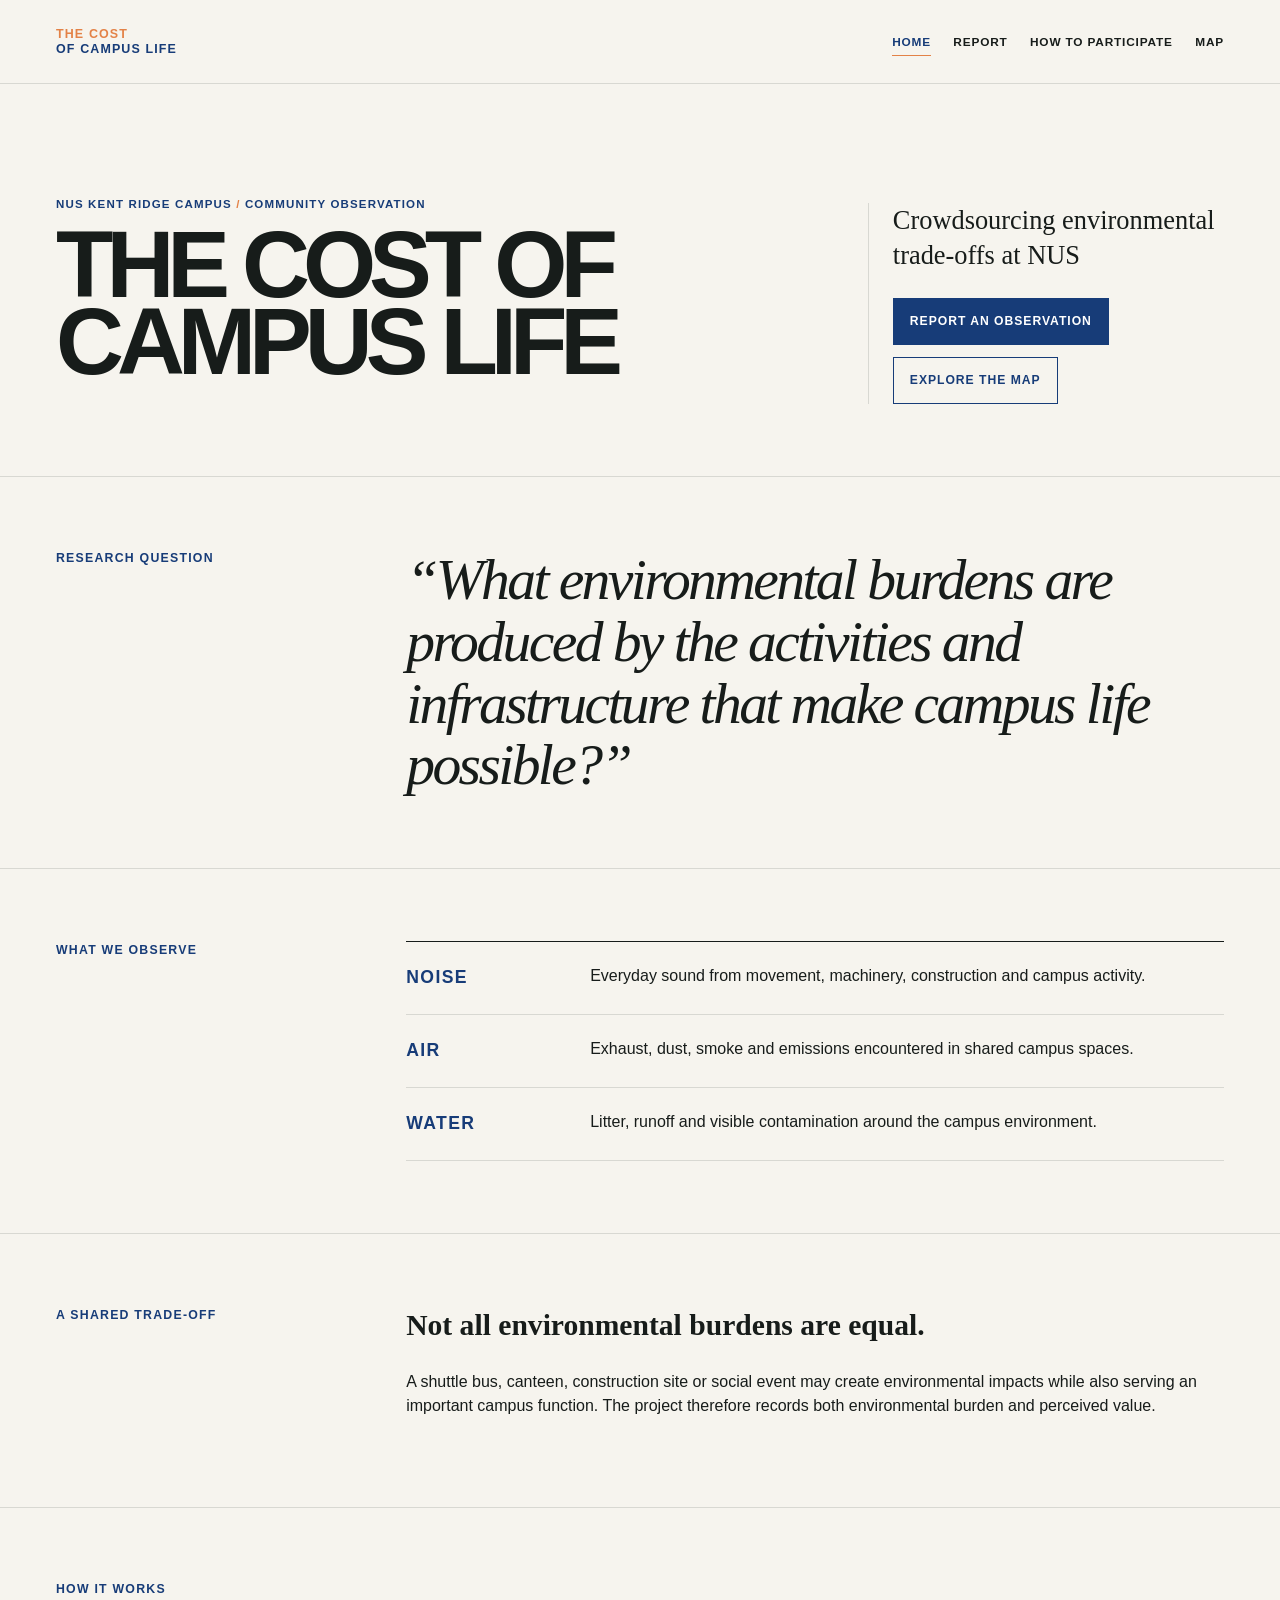
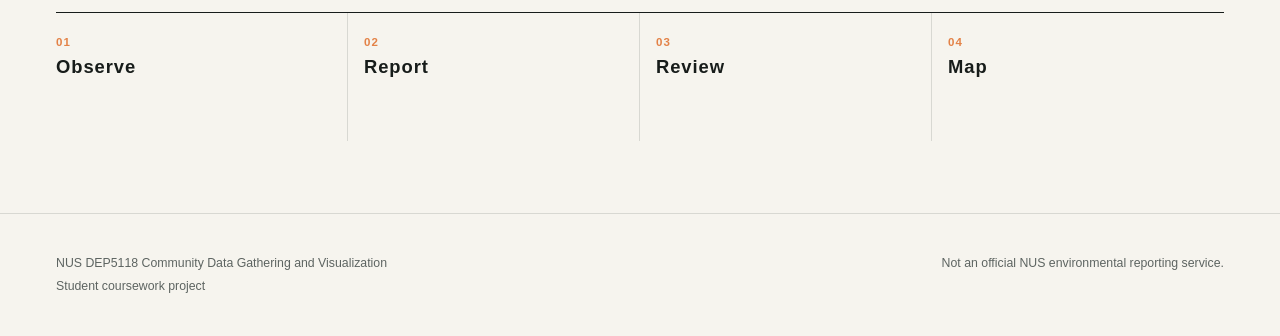
<file: index.html>
<!doctype html>
<html lang="en">
<head>
  <meta charset="utf-8"><meta name="viewport" content="width=device-width, initial-scale=1">
  <meta name="description" content="Crowdsourcing environmental trade-offs at NUS.">
  <title>The Cost of Campus Life</title>
  <link rel="stylesheet" href="assets/css/style.css">
</head>
<body>
<a class="skip-link" href="#main">Skip to content</a>
<header class="site-header"><div class="header-inner"><a class="brand" href="index.html"><span class="brand-cost">The Cost</span><span class="brand-life">of Campus Life</span></a><button class="menu-toggle" aria-expanded="false" aria-controls="site-nav">Menu</button><nav class="site-nav" id="site-nav" aria-label="Primary navigation"><ul><li><a href="index.html" aria-current="page">Home</a></li><li><a href="report.html">Report</a></li><li><a href="participate.html">How to participate</a></li><li><a href="map.html">Map</a></li></ul></nav></div></header>
<main id="main">
  <section class="hero"><div class="container hero-grid"><div><p class="eyebrow">NUS Kent Ridge Campus <span class="slash">/</span> Community observation</p><h1 class="hero-title"><span>The Cost of</span><span>Campus Life</span></h1></div><div class="hero-copy"><p>Crowdsourcing environmental trade-offs at NUS</p><div class="actions"><a class="button" href="report.html">Report an observation</a><a class="button button--secondary" href="map.html">Explore the map</a></div></div></div></section>
  <section class="section"><div class="container section-grid"><div class="section-title">Research question</div><p class="question">“What environmental burdens are produced by the activities and infrastructure that make campus life possible?”</p></div></section>
  <section class="section"><div class="container section-grid"><div class="section-title">What we observe</div><div class="category-list"><article class="category"><h3>Noise</h3><p>Everyday sound from movement, machinery, construction and campus activity.</p></article><article class="category"><h3>Air</h3><p>Exhaust, dust, smoke and emissions encountered in shared campus spaces.</p></article><article class="category"><h3>Water</h3><p>Litter, runoff and visible contamination around the campus environment.</p></article></div></div></section>
  <section class="section"><div class="container section-grid"><div class="section-title">A shared trade-off</div><div><h2 class="body-large">Not all environmental burdens are equal.</h2><p>A shuttle bus, canteen, construction site or social event may create environmental impacts while also serving an important campus function. The project therefore records both environmental burden and perceived value.</p></div></div></section>
  <section class="section"><div class="container"><p class="section-title">How it works</p><div class="process"><div class="process-step"><span class="meta">01</span><strong>Observe</strong></div><div class="process-step"><span class="meta">02</span><strong>Report</strong></div><div class="process-step"><span class="meta">03</span><strong>Review</strong></div><div class="process-step"><span class="meta">04</span><strong>Map</strong></div></div></div></section>
</main>
<footer class="site-footer"><div class="container footer-grid"><div><p>NUS DEP5118 Community Data Gathering and Visualization</p><p>Student coursework project</p></div><p>Not an official NUS environmental reporting service.</p></div></footer><script src="assets/js/main.js"></script>
</body></html>
</file>
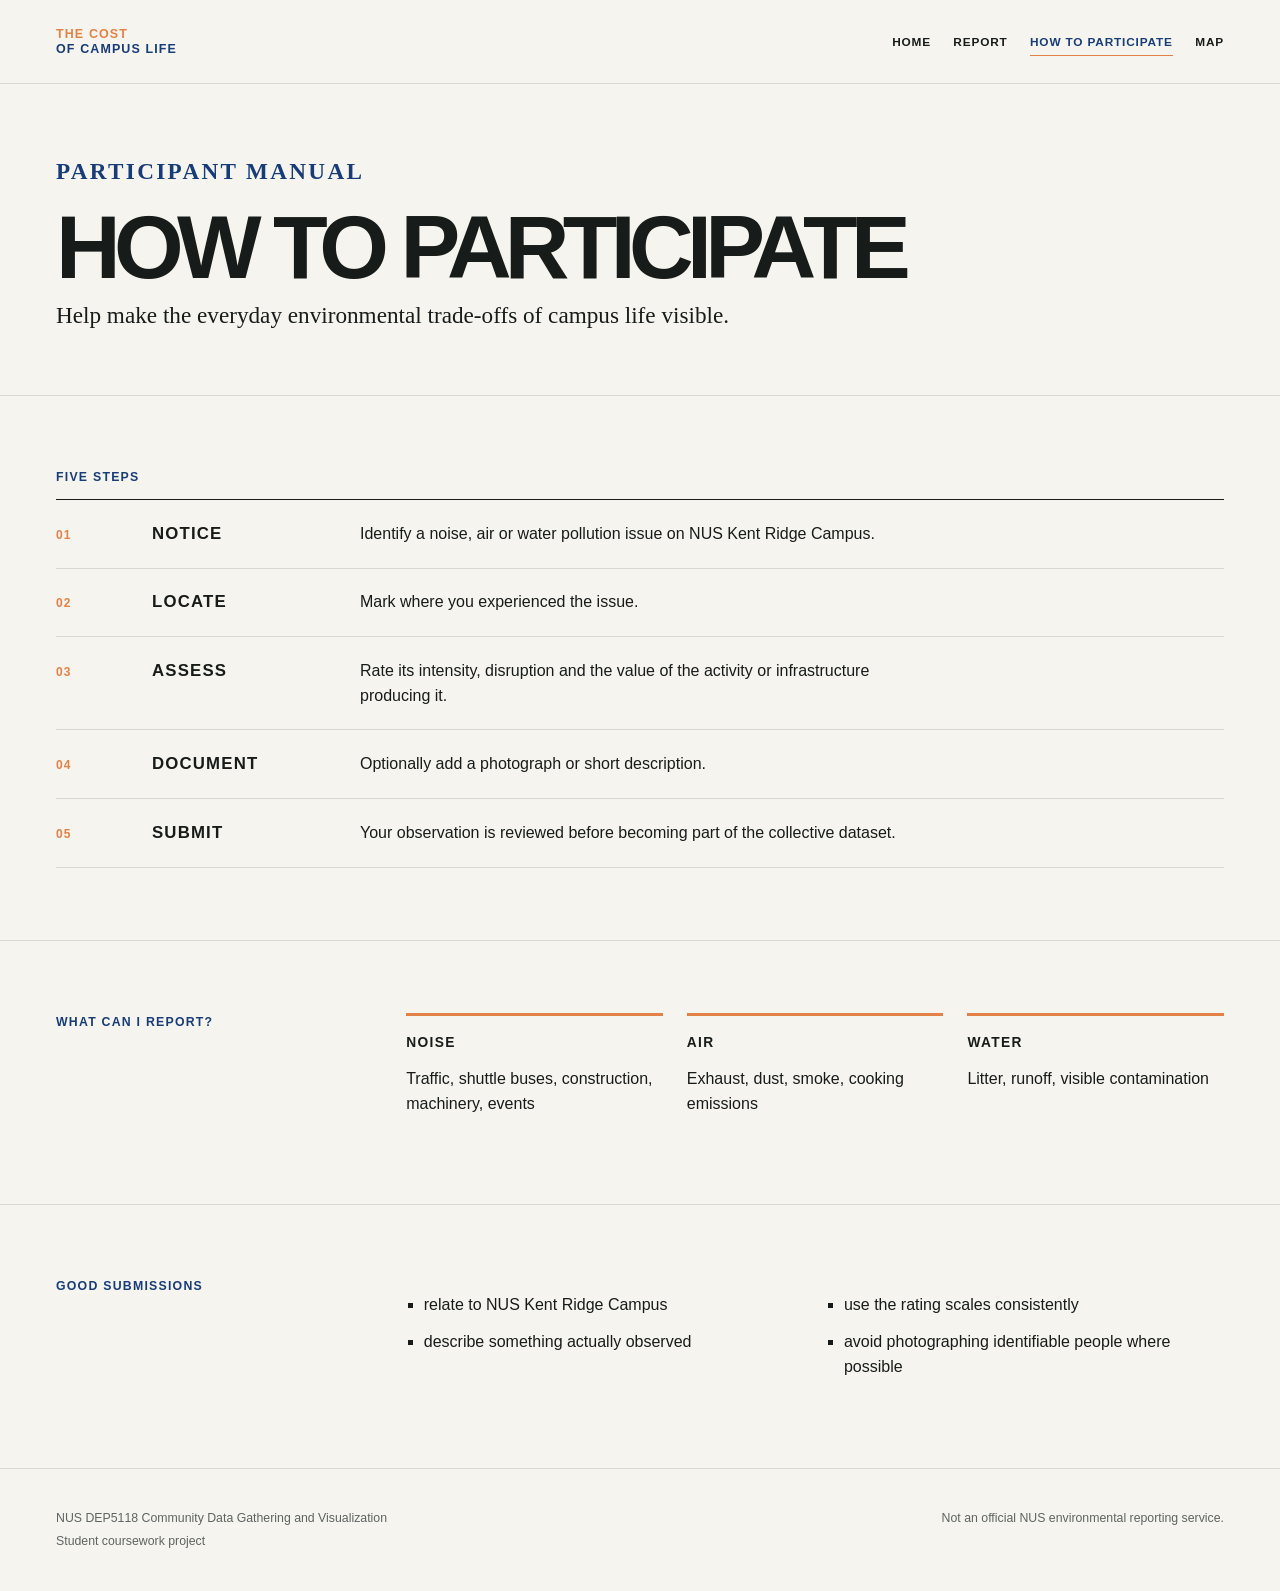
<file: participate.html>
<!doctype html><html lang="en"><head><meta charset="utf-8"><meta name="viewport" content="width=device-width, initial-scale=1"><meta name="description" content="How to participate in The Cost of Campus Life project."><title>How to participate | The Cost of Campus Life</title><link rel="stylesheet" href="assets/css/style.css"></head><body>
<a class="skip-link" href="#main">Skip to content</a><header class="site-header"><div class="header-inner"><a class="brand" href="index.html"><span class="brand-cost">The Cost</span><span class="brand-life">of Campus Life</span></a><button class="menu-toggle" aria-expanded="false" aria-controls="site-nav">Menu</button><nav class="site-nav" id="site-nav" aria-label="Primary navigation"><ul><li><a href="index.html">Home</a></li><li><a href="report.html">Report</a></li><li><a href="participate.html" aria-current="page">How to participate</a></li><li><a href="map.html">Map</a></li></ul></nav></div></header>
<main id="main"><section class="page-intro"><div class="container"><p class="eyebrow">Participant manual</p><h1>How to participate</h1><p>Help make the everyday environmental trade-offs of campus life visible.</p></div></section><section class="section"><div class="container"><p class="section-title">Five steps</p><div class="manual"><article class="manual-step"><span class="step-number">01</span><h2>Notice</h2><p>Identify a noise, air or water pollution issue on NUS Kent Ridge Campus.</p></article><article class="manual-step"><span class="step-number">02</span><h2>Locate</h2><p>Mark where you experienced the issue.</p></article><article class="manual-step"><span class="step-number">03</span><h2>Assess</h2><p>Rate its intensity, disruption and the value of the activity or infrastructure producing it.</p></article><article class="manual-step"><span class="step-number">04</span><h2>Document</h2><p>Optionally add a photograph or short description.</p></article><article class="manual-step"><span class="step-number">05</span><h2>Submit</h2><p>Your observation is reviewed before becoming part of the collective dataset.</p></article></div></div></section><section class="section"><div class="container section-grid"><div class="section-title">What can I report?</div><div class="report-examples"><article class="example"><h3>Noise</h3><p>Traffic, shuttle buses, construction, machinery, events</p></article><article class="example"><h3>Air</h3><p>Exhaust, dust, smoke, cooking emissions</p></article><article class="example"><h3>Water</h3><p>Litter, runoff, visible contamination</p></article></div></div></section><section class="section"><div class="container section-grid"><div class="section-title">Good submissions</div><ul class="good-list"><li>relate to NUS Kent Ridge Campus</li><li>describe something actually observed</li><li>use the rating scales consistently</li><li>avoid photographing identifiable people where possible</li></ul></div></section></main>
<footer class="site-footer"><div class="container footer-grid"><div><p>NUS DEP5118 Community Data Gathering and Visualization</p><p>Student coursework project</p></div><p>Not an official NUS environmental reporting service.</p></div></footer><script src="assets/js/main.js"></script></body></html>
</file>
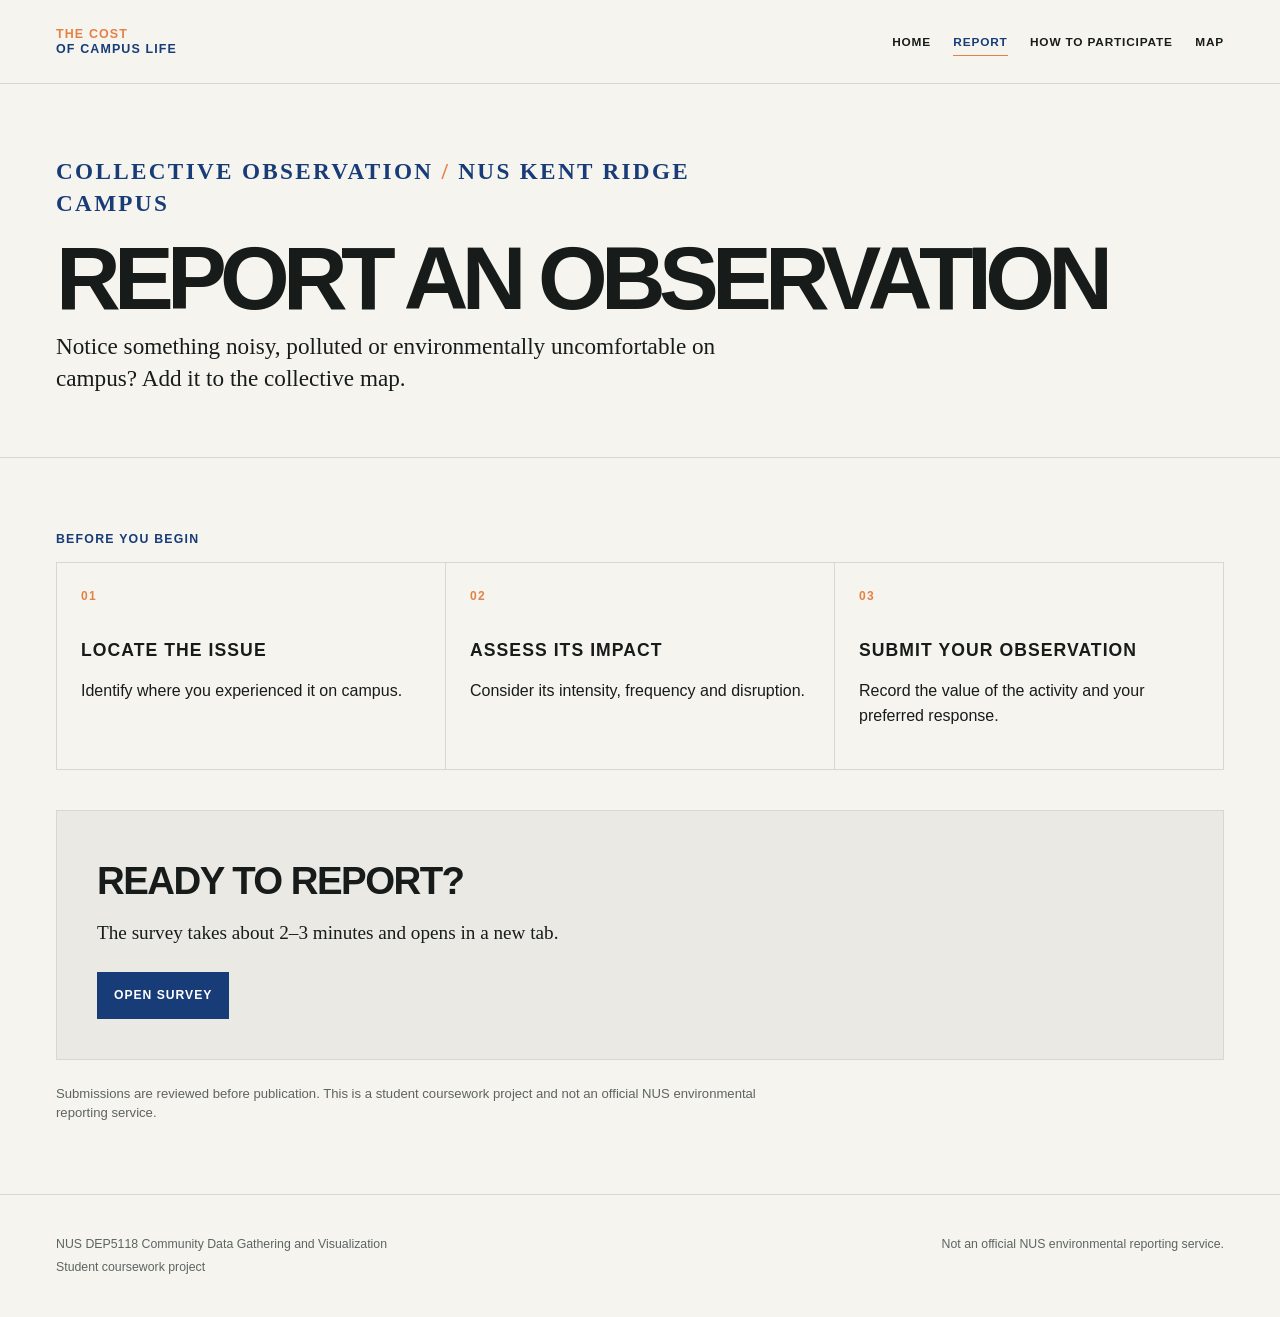
<file: report.html>
<!doctype html><html lang="en"><head><meta charset="utf-8"><meta name="viewport" content="width=device-width, initial-scale=1"><meta name="description" content="Report an environmental observation at NUS Kent Ridge Campus."><title>Report an observation | The Cost of Campus Life</title><link rel="stylesheet" href="assets/css/style.css"></head><body>
<a class="skip-link" href="#main">Skip to content</a><header class="site-header"><div class="header-inner"><a class="brand" href="index.html"><span class="brand-cost">The Cost</span><span class="brand-life">of Campus Life</span></a><button class="menu-toggle" aria-expanded="false" aria-controls="site-nav">Menu</button><nav class="site-nav" id="site-nav" aria-label="Primary navigation"><ul><li><a href="index.html">Home</a></li><li><a href="report.html" aria-current="page">Report</a></li><li><a href="participate.html">How to participate</a></li><li><a href="map.html">Map</a></li></ul></nav></div></header>
<main id="main"><section class="page-intro"><div class="container"><p class="eyebrow">Collective observation <span class="slash">/</span> NUS Kent Ridge Campus</p><h1>Report an observation</h1><p>Notice something noisy, polluted or environmentally uncomfortable on campus? Add it to the collective map.</p></div></section><section class="section"><div class="container"><p class="section-title">Before you begin</p><div class="numbered-steps"><article class="numbered-step"><h2>Locate the issue</h2><p>Identify where you experienced it on campus.</p></article><article class="numbered-step"><h2>Assess its impact</h2><p>Consider its intensity, frequency and disruption.</p></article><article class="numbered-step"><h2>Submit your observation</h2><p>Record the value of the activity and your preferred response.</p></article></div><section class="survey-cta" aria-labelledby="survey-cta-title"><h2 id="survey-cta-title">Ready to report?</h2><p>The survey takes about 2–3 minutes and opens in a new tab.</p><a class="button" data-survey-link aria-disabled="true">Open survey</a></section><p class="survey-note">Submissions are reviewed before publication. This is a student coursework project and not an official NUS environmental reporting service.</p></div></section></main>
<footer class="site-footer"><div class="container footer-grid"><div><p>NUS DEP5118 Community Data Gathering and Visualization</p><p>Student coursework project</p></div><p>Not an official NUS environmental reporting service.</p></div></footer><script src="assets/js/config.js"></script><script src="assets/js/main.js"></script></body></html>
</file>
<file: assets/css/style.css>
:root {
  --nus-blue: #173C78;
  --nus-orange: #E38247;
  --bg: #F6F4EE;
  --text: #171C1A;
  --muted: #5D6461;
  --line: #D8D8D2;
  --accent-primary: var(--nus-blue);
  --accent-secondary: var(--nus-orange);
  --paper: var(--bg);
  --ink: var(--text);
  --soft: #EAE9E4;
  --sans: Arial, Helvetica, sans-serif;
  --serif: Georgia, 'Times New Roman', serif;
  --space-1: .5rem;
  --space-2: 1rem;
  --space-3: 1.5rem;
  --space-4: 2.5rem;
  --space-5: 4.5rem;
  --space-6: 7rem;
  --max: 76rem;
}

* { box-sizing: border-box; }
html { scroll-behavior: smooth; }
body { margin: 0; background: var(--paper); color: var(--ink); font-family: var(--sans); font-size: 16px; line-height: 1.55; }
a { color: inherit; text-decoration-thickness: 1px; text-underline-offset: .18em; }
a { color: var(--accent-primary); }
a:hover { color: var(--accent-secondary); }
a:focus-visible, button:focus-visible { outline: 3px solid var(--accent-secondary); outline-offset: 4px; }
.skip-link { position: fixed; top: -5rem; left: 1rem; z-index: 99; background: var(--ink); color: white; padding: .6rem 1rem; }
.skip-link:focus { top: 1rem; }
.site-header { border-bottom: 1px solid var(--line); }
.header-inner, .container { max-width: var(--max); margin: 0 auto; padding-left: var(--space-3); padding-right: var(--space-3); }
.header-inner { min-height: 5.2rem; display: flex; align-items: center; justify-content: space-between; gap: 1rem; }
.brand { font-size: .78rem; font-weight: 700; letter-spacing: .09em; line-height: 1.15; text-decoration: none; text-transform: uppercase; }
.brand span { display: block; }
.brand-cost { color: var(--accent-secondary); }
.brand-life { color: var(--accent-primary); }
.site-nav ul { display: flex; gap: 1.4rem; list-style: none; margin: 0; padding: 0; }
.site-nav a { color: var(--text); font-size: .74rem; font-weight: 700; letter-spacing: .07em; text-decoration: none; text-transform: uppercase; }
.site-nav a:hover { color: var(--accent-secondary); }
.site-nav a[aria-current='page'] { border-bottom: 1px solid var(--accent-secondary); color: var(--accent-primary); padding-bottom: .35rem; }
.menu-toggle { display: none; border: 1px solid var(--ink); background: transparent; color: var(--ink); font: inherit; font-size: .75rem; font-weight: 700; letter-spacing: .06em; padding: .55rem .75rem; text-transform: uppercase; }
main { min-height: 72vh; }
.eyebrow, .section-title { color: var(--accent-primary); }
.eyebrow, .meta { font-size: .72rem; font-weight: 700; letter-spacing: .1em; text-transform: uppercase; }
.meta { color: var(--accent-secondary); }
.slash { color: var(--accent-secondary); }
.hero { border-bottom: 1px solid var(--line); padding: var(--space-6) 0 var(--space-5); }
.hero-grid { display: grid; grid-template-columns: 1.35fr .65fr; gap: var(--space-5); align-items: end; }
h1, h2, h3, p { margin-top: 0; }
h1 { font-size: clamp(3.2rem, 9vw, 8rem); letter-spacing: -.075em; line-height: .82; margin: .75rem 0 1.5rem; text-transform: uppercase; }
h1 span { display: block; }
.hero-title { font-size: clamp(4.9rem, 7.35vw, 7rem); }
.hero-title span { white-space: nowrap; }
.hero-copy { border-left: 1px solid var(--line); padding-left: var(--space-3); }
.hero-copy p { font-family: var(--serif); font-size: clamp(1.2rem, 2.2vw, 1.65rem); line-height: 1.3; }
.actions { display: flex; flex-wrap: wrap; gap: .75rem; margin-top: 1.5rem; }
.button { display: inline-block; border: 1px solid var(--accent-primary); background: var(--accent-primary); color: white; font-size: .76rem; font-weight: 700; letter-spacing: .08em; padding: .82rem 1rem; text-decoration: none; text-transform: uppercase; }
.button:hover { background: var(--accent-secondary); border-color: var(--accent-secondary); color: white; }
.button--secondary { background: transparent; color: var(--accent-primary); }
.section { border-bottom: 1px solid var(--line); padding: var(--space-5) 0; }
.section-grid { display: grid; grid-template-columns: .55fr 1.45fr; gap: var(--space-4); }
.section-title { font-size: .77rem; font-weight: 700; letter-spacing: .1em; text-transform: uppercase; }
.question { font-family: var(--serif); font-size: clamp(2rem, 4.5vw, 4rem); font-style: italic; font-weight: 400; letter-spacing: -.045em; line-height: 1.07; margin: 0; }
.body-large { font-family: var(--serif); font-size: clamp(1.3rem, 2.4vw, 1.85rem); line-height: 1.32; max-width: 45rem; }
.category-list { border-top: 1px solid var(--ink); }
.category { display: grid; grid-template-columns: 10rem 1fr; gap: var(--space-3); border-bottom: 1px solid var(--line); padding: 1.4rem 0; }
.category h3 { color: var(--accent-primary); font-size: 1.1rem; letter-spacing: .08em; margin: 0; text-transform: uppercase; }
.category p { margin: 0; max-width: 35rem; }
.process { display: grid; grid-template-columns: repeat(4, 1fr); border-top: 1px solid var(--ink); }
.process-step { border-right: 1px solid var(--line); min-height: 8rem; padding: 1rem 1rem 1rem 0; }
.process-step:not(:first-child) { padding-left: 1rem; }
.process-step:last-child { border-right: 0; }
.process-step strong { display: block; font-size: 1.15rem; letter-spacing: .05em; }
.page-intro { border-bottom: 1px solid var(--line); padding: var(--space-5) 0 var(--space-4); }
.page-intro h1 { font-size: clamp(2.8rem, 7vw, 6rem); margin-bottom: 1rem; }
.page-intro p { font-family: var(--serif); font-size: 1.45rem; line-height: 1.35; max-width: 44rem; }
.numbered-steps { counter-reset: steps; display: grid; grid-template-columns: repeat(3, 1fr); gap: 1px; background: var(--line); border: 1px solid var(--line); }
.numbered-step { background: var(--paper); min-height: 11rem; padding: var(--space-3); }
.numbered-step::before { counter-increment: steps; content: '0' counter(steps); color: var(--accent-secondary); display: block; font-size: .75rem; font-weight: 700; letter-spacing: .1em; margin-bottom: 2rem; }
.numbered-step h2 { font-size: 1.1rem; letter-spacing: .06em; text-transform: uppercase; }
.survey-cta { background: var(--soft); border: 1px solid var(--line); margin-top: var(--space-4); padding: var(--space-4); }
.survey-cta h2 { font-size: clamp(1.8rem, 3vw, 2.6rem); letter-spacing: -.04em; margin-bottom: .5rem; text-transform: uppercase; }
.survey-cta p { font-family: var(--serif); font-size: 1.2rem; margin-bottom: var(--space-3); }
.survey-note { color: var(--muted); font-size: .82rem; line-height: 1.45; margin: var(--space-3) 0 0; max-width: 44rem; }
.manual { border-top: 1px solid var(--ink); }
.manual-step { display: grid; grid-template-columns: 5rem 12rem 1fr; gap: var(--space-2); align-items: baseline; border-bottom: 1px solid var(--line); padding: 1.3rem 0; }
.manual-step .step-number { color: var(--accent-secondary); font-size: .75rem; font-weight: 700; letter-spacing: .1em; }
.manual-step h2 { font-size: 1.05rem; letter-spacing: .07em; margin: 0; text-transform: uppercase; }
.manual-step p { margin: 0; max-width: 35rem; }
.report-examples { display: grid; grid-template-columns: repeat(3, 1fr); gap: var(--space-3); }
.example { border-top: 3px solid var(--accent-secondary); padding-top: 1rem; }
.example h3 { font-size: .86rem; letter-spacing: .1em; text-transform: uppercase; }
.good-list { columns: 2; gap: var(--space-4); list-style: square; padding-left: 1.1rem; }
.good-list li { break-inside: avoid; margin-bottom: .75rem; }
.map-filter-header { align-items: baseline; display: flex; gap: var(--space-2); justify-content: space-between; }
.result-count { color: var(--accent-primary); font-size: .72rem; font-weight: 700; letter-spacing: .1em; margin: 0; text-transform: uppercase; }
.map-data-note { color: var(--muted); font-size: .8rem; margin: -.4rem 0 var(--space-2); }
.map-info-note { color: var(--muted); font-size: .8rem; line-height: 1.45; margin: 0 0 var(--space-3); max-width: 50rem; }
.map-shell { background: var(--soft); border: 1px solid var(--line); max-width: 100%; min-height: min(60vh, 39rem); min-width: 0; overflow: hidden; position: relative; }
#campus-map { height: min(60vh, 39rem); max-width: 100%; min-height: 28rem; min-width: 0; overflow: hidden; width: 100%; }
.map-message { background: var(--paper); border: 1px solid var(--accent-primary); left: 50%; max-width: 24rem; padding: var(--space-3); position: absolute; text-align: center; top: 50%; transform: translate(-50%, -50%); z-index: 500; }
.map-legend { display: flex; flex-wrap: wrap; gap: 1.5rem; margin-top: 1rem; }
.legend-group { display: flex; flex-wrap: wrap; gap: .65rem 1rem; }
.legend-group span { align-items: center; display: inline-flex; font-size: .8rem; gap: .55rem; white-space: nowrap; }
.legend-title { color: var(--accent-primary); flex-basis: 100%; font-size: .68rem; font-weight: 700; letter-spacing: .1em; margin: 0; text-transform: uppercase; }
.legend-marker { box-sizing: border-box; display: inline-block; height: 1.1rem; width: 1.1rem; }
.legend-marker--noise, .observation-marker--noise { --marker-color: #173C78; }
.legend-marker--air, .observation-marker--air { --marker-color: #E38247; }
.legend-marker--water, .observation-marker--water { --marker-color: #3F8FA6; }
.legend-marker--noise { background: var(--marker-color); border-radius: 50%; }
.legend-marker--air { background: var(--marker-color); transform: rotate(45deg) scale(.78); }
.legend-marker--water { background: var(--marker-color); clip-path: polygon(50% 4%, 96% 92%, 4% 92%); }
.legend-source-swatch { background: #7A817E; display: inline-block; height: .55rem; width: 1.25rem; }
.legend-source-swatch--hypothetical { border: 3px solid #8B729C; box-sizing: content-box; }
.filters { display: flex; flex-wrap: wrap; gap: .6rem; margin: 0 0 var(--space-3); }
.filter { border: 1px solid var(--line); background: transparent; color: var(--muted); cursor: pointer; font: inherit; font-size: .72rem; font-weight: 700; letter-spacing: .08em; padding: .65rem .75rem; text-transform: uppercase; }
.filter:hover { border-color: var(--accent-secondary); color: var(--accent-secondary); }
.filter.is-selected { background: var(--accent-primary); border-color: var(--accent-primary); color: white; }
.filter.is-selected:hover { background: var(--accent-secondary); border-color: var(--accent-secondary); color: white; }
.filter--clear { border-color: var(--accent-primary); color: var(--accent-primary); }
.observation-marker { background: transparent; border: 0; overflow: visible !important; }
.observation-marker svg { display: block; height: 22px; overflow: visible; width: 22px; }
.observation-marker .marker-shape { fill: var(--marker-color); }
.observation-marker .marker-provenance-outline { fill: none; stroke: #8B729C; stroke-linejoin: round; stroke-width: 3px; vector-effect: non-scaling-stroke; }
.observation-marker:hover svg { scale: 1.12; }
.leaflet-popup-content-wrapper, .leaflet-popup-tip { border-radius: 0; box-shadow: 0 4px 16px rgb(23 28 26 / 18%); }
.leaflet-popup-content { margin: 1rem 1.1rem; min-width: 14rem; }
.map-popup h2 { color: var(--text); font-family: var(--serif); font-size: 1.25rem; line-height: 1.15; margin-bottom: .85rem; }
.map-data-type { font-size: .62rem; font-weight: 700; letter-spacing: .09em; margin: 0 0 .4rem; text-transform: uppercase; }
.map-data-type--real { color: var(--accent-primary); }
.map-data-type--hypothetical { color: var(--accent-secondary); }
.popup-fields { border-top: 1px solid var(--line); display: grid; grid-template-columns: repeat(2, minmax(0, 1fr)); margin: 0; }
.popup-field { border-bottom: 1px solid var(--line); padding: .45rem .55rem .45rem 0; }
.popup-field:nth-child(even) { padding-left: .55rem; padding-right: 0; }
.popup-field dt { color: var(--accent-primary); font-size: .62rem; font-weight: 700; letter-spacing: .08em; text-transform: uppercase; }
.popup-field dd { font-size: .76rem; margin: .1rem 0 0; }
.popup-description { font-size: .84rem; line-height: 1.4; margin: .9rem 0 0; }
.site-footer { padding: var(--space-4) 0; }
.footer-grid { display: grid; grid-template-columns: 1fr auto; gap: var(--space-3); }
.site-footer p { color: var(--muted); font-size: .77rem; margin: 0; }
.site-footer p + p { margin-top: .25rem; }

@media (max-width: 720px) {
  :root { --space-5: 3.5rem; --space-6: 4.75rem; }
  .header-inner { min-height: 4.5rem; }
  .menu-toggle { display: block; }
  .site-nav { display: none; left: 0; position: absolute; right: 0; top: 4.5rem; z-index: 10; }
  .site-nav.is-open { display: block; }
  .site-nav ul { background: var(--paper); border-bottom: 1px solid var(--line); display: block; padding: .75rem var(--space-3) 1rem; }
  .site-nav li { border-top: 1px solid var(--line); padding: .7rem 0; }
  .site-nav a[aria-current='page'], .site-nav a:hover { border: 0; padding: 0; }
  .hero-grid, .section-grid { grid-template-columns: 1fr; gap: var(--space-3); }
  .hero-title span { white-space: normal; }
  .hero-copy { border-left: 0; border-top: 1px solid var(--line); padding-left: 0; padding-top: var(--space-3); }
  .category { grid-template-columns: 1fr; gap: .4rem; }
  .process, .numbered-steps, .report-examples { grid-template-columns: 1fr; }
  .process-step { border-bottom: 1px solid var(--line); border-right: 0; min-height: auto; padding: 1rem 0; }
  .process-step:not(:first-child) { padding-left: 0; }
  .manual-step { grid-template-columns: 3.5rem 1fr; }
  .manual-step p { grid-column: 2; }
  .good-list { columns: 1; }
  .footer-grid { grid-template-columns: 1fr; }
  .survey-cta { padding: var(--space-3); }
  .survey-cta .button { width: 100%; text-align: center; }
  .map-filter-header { align-items: flex-start; flex-direction: column; gap: .3rem; }
  #campus-map { height: 65vh; min-height: 25rem; }
  .map-message { width: calc(100% - 2rem); }
  .popup-fields { grid-template-columns: 1fr; }
  .popup-field:nth-child(even) { padding-left: 0; }
}
</file>
